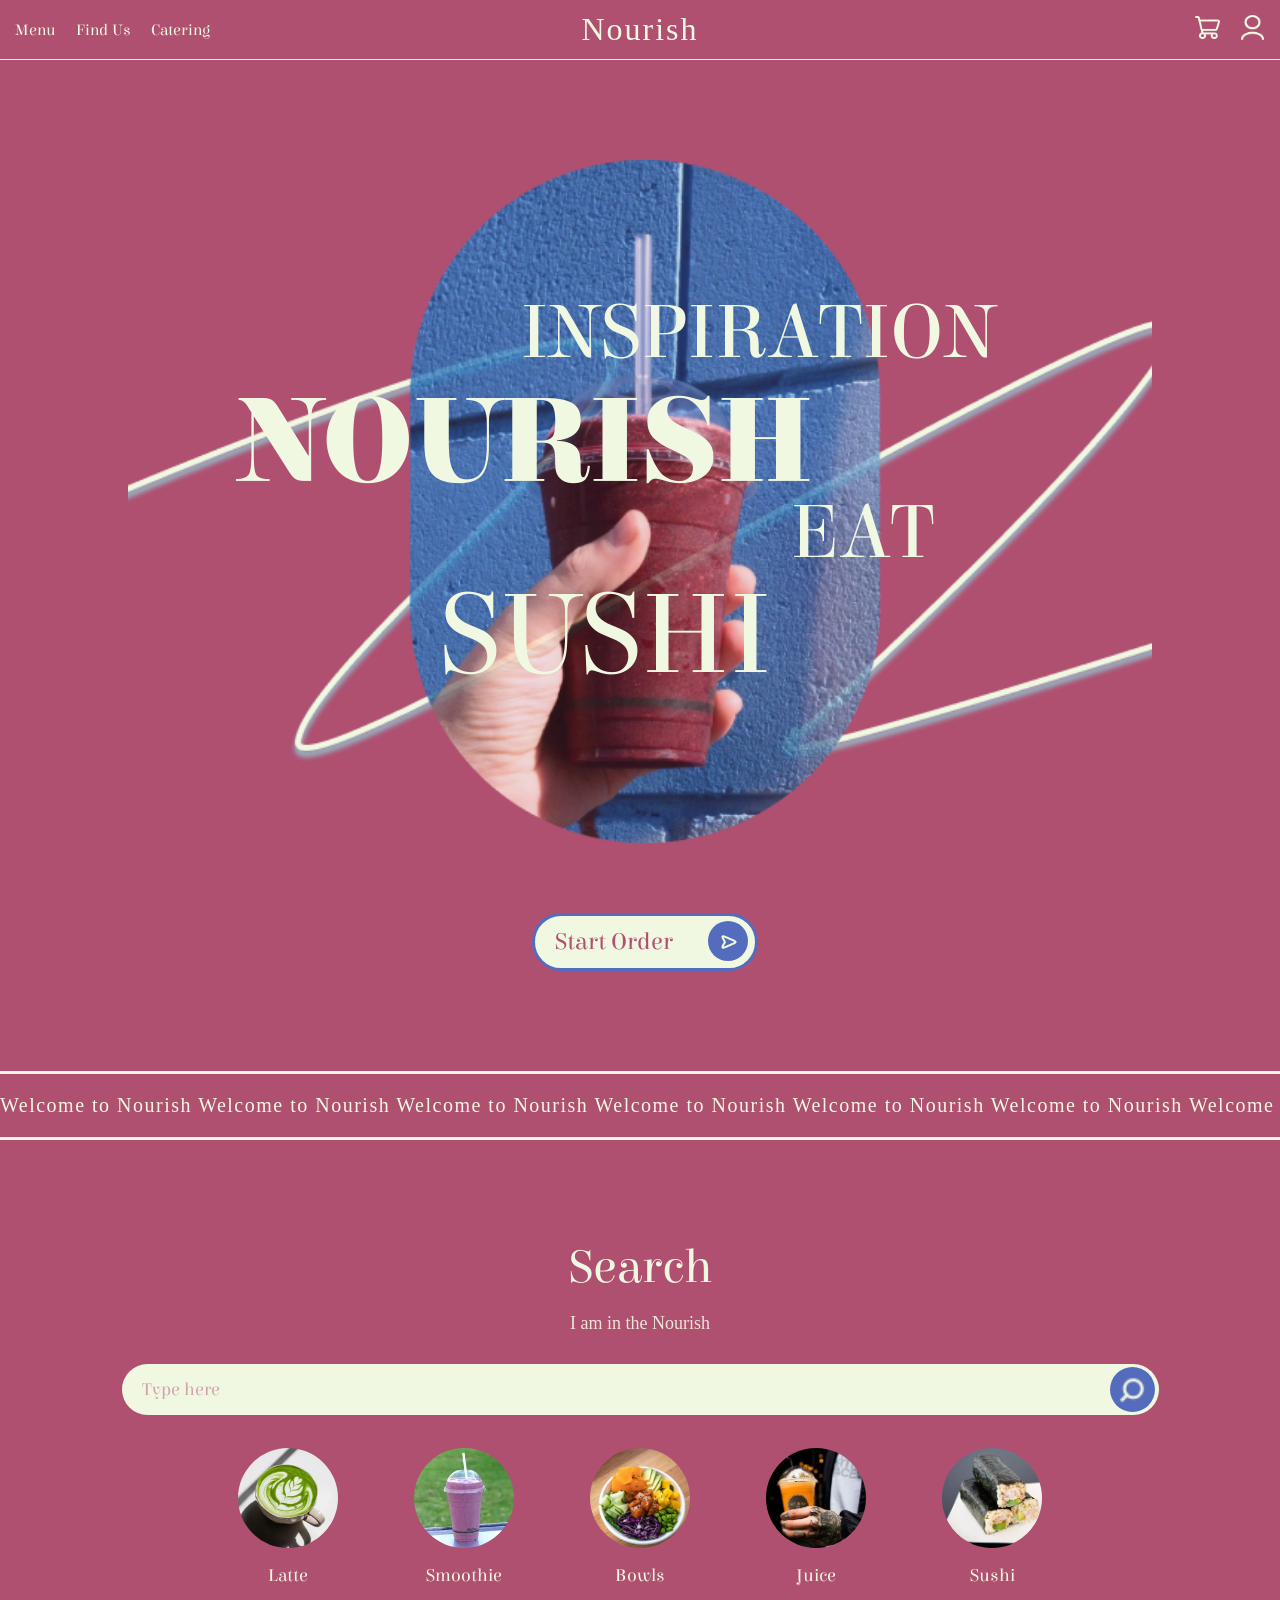
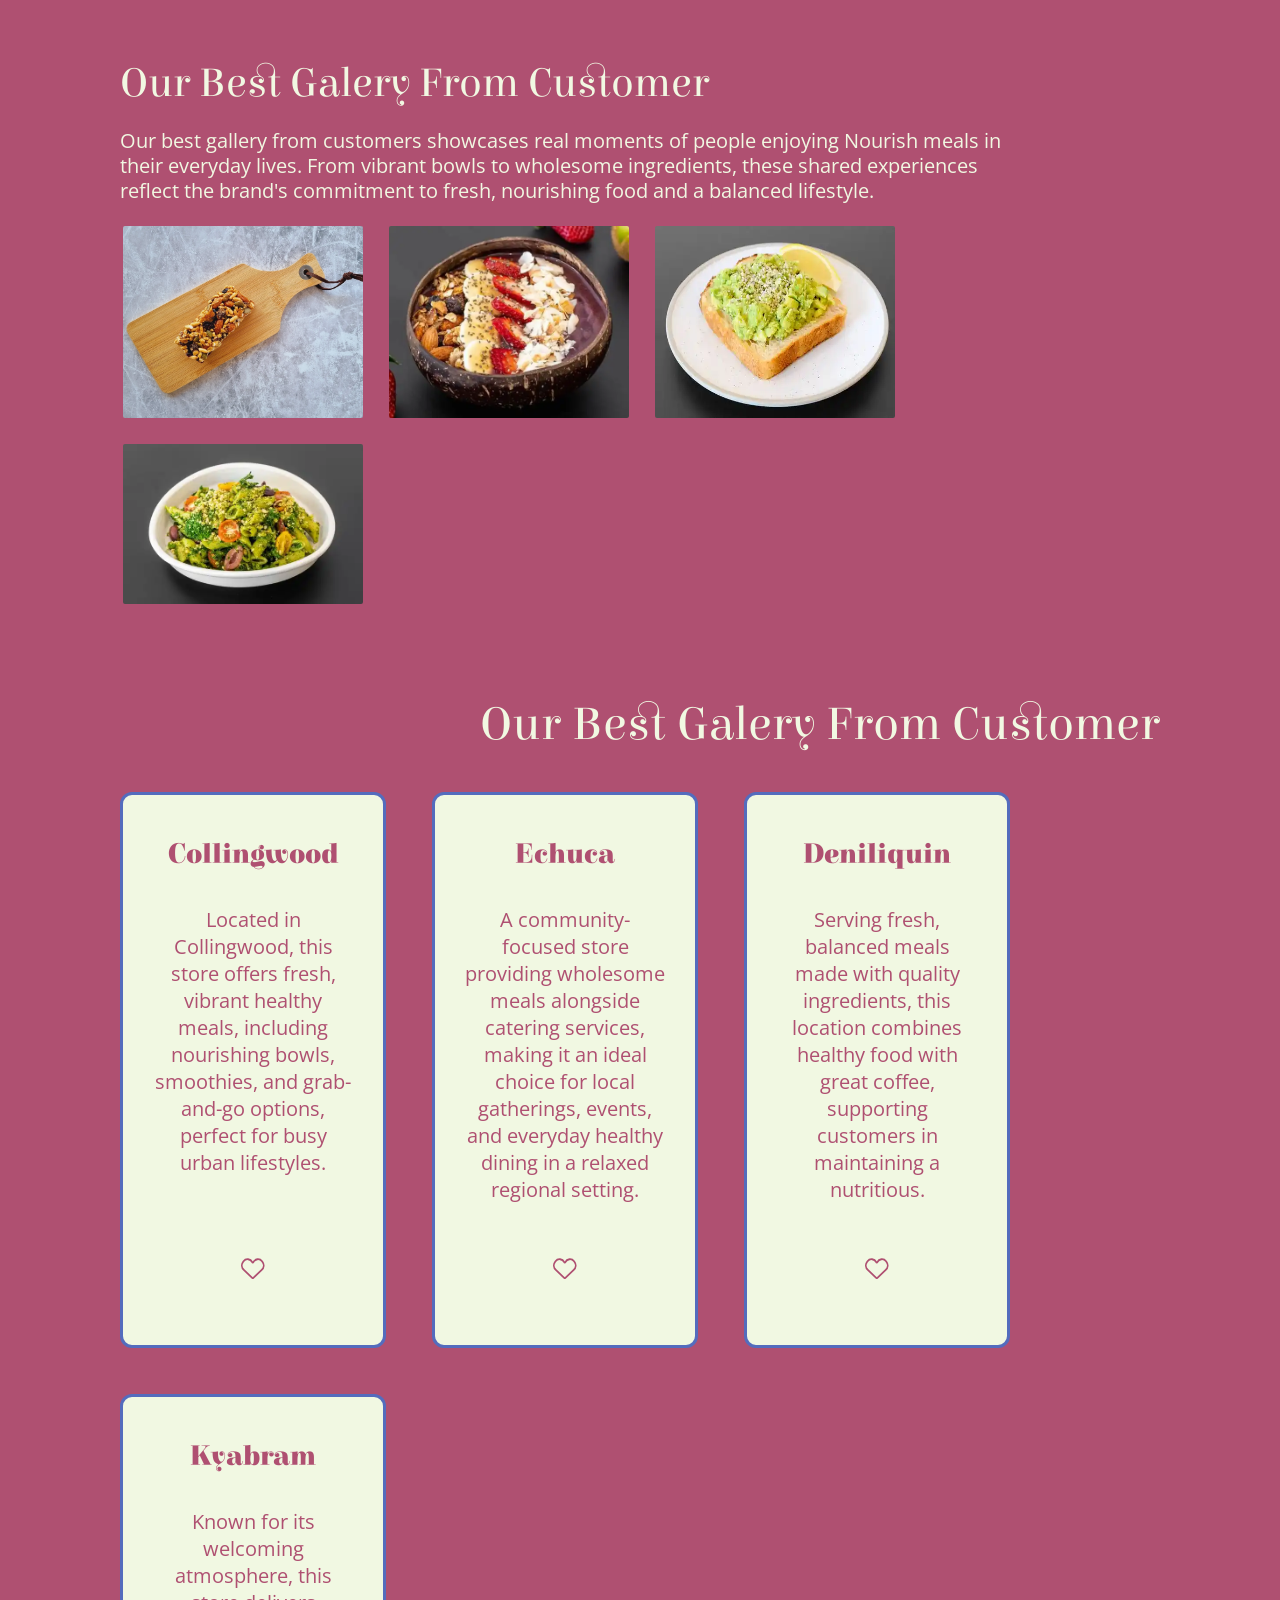
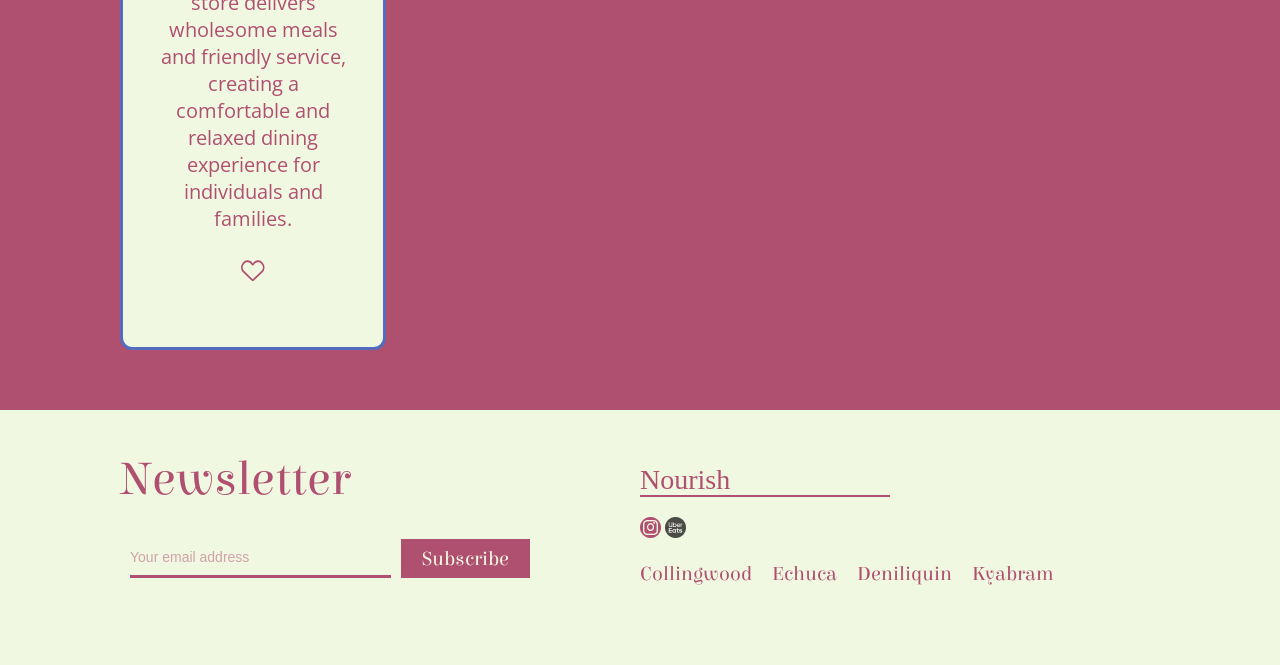
<file: index.html>
<!DOCTYPE html>
<html lang="en">
<head>
  <meta charset="UTF-8" />
  <meta name="viewport" content="width=device-width, initial-scale=1.0">
  <title>Home Page</title>

  <!-- Load Elsie Font:  -->
  <link rel="preconnect" href="https://fonts.googleapis.com">
  <link rel="preconnect" href="https://fonts.gstatic.com" crossorigin>
  <link href="https://fonts.googleapis.com/css2?family=Elsie:wght@400;900&display=swap" rel="stylesheet">
   <!-- Load Open Sans:  -->
   <link href="https://fonts.googleapis.com/css2?family=Open+Sans:wght@300;400;600&display=swap" rel="stylesheet">
  <!-- Load Cream Cake Font:  -->
  <link href="https://fonts.cdnfonts.com/css/mervale-script" rel="stylesheet">          
  <!-- Load stylesheet:  -->
  <link rel="stylesheet" type="text/css" href="css.css">
</head>

<body class="home">
  <!-- Top sticky banner:  -->
  <header>
    <div class="main-header">
      <button class="dropdown" onclick="toggleMenu()">
        <img src="Assets/menu.png">
      </button>
      <div class="nav-left">
        <a>Menu</a>
        <a>Find Us</a>
        <a>Catering</a>
      </div>
      <div class="logo">
        <a href="index.html" title="nourish logo">Nourish</a>
      </div>
      <div class="nav-right">
        <a href="Cart.html">
          <img src="Assets/cart-white.png" alt="cart-icon">
        </a>
        <img src="Assets/profile-white.png" alt="profile-icon">
      </div>
    </div>
  </header>

  <main>
    <!-- Hero Section-->
    <section >
      <div class="hero">
        <img class="hero-bg" src="Assets/wirframe-home.png" alt="homepage-background">
        <div class="overlay-text">
          <p class="overlay1">INSPIRATION</p>
          <p class="overlay2">NOURISH</p>
          <p class="overlay3">EAT</p>
          <p class="overlay4">SUSHI</p>
        </div>
      </div>
      <a href="Product_list.html" class="start-button">
        <span class="word">Start Order</span>
          <button class="start-icon">
            <img src="Assets/Send_hor.png" alt="send-hor">
          </button>
      </a>
    </section>
    
    <!-- Crawling Text-->
     <div class="crawling-text">
      <div class="track">
        <P>Welcome to Nourish   Welcome to Nourish   Welcome to Nourish   Welcome to Nourish   Welcome to Nourish   Welcome to Nourish
          Welcome to Nourish   Welcome to Nourish   Welcome to Nourish   Welcome to Nourish   Welcome to Nourish   
          Welcome to Nourish   Welcome to Nourish   Welcome to Nourish   Welcome to Nourish   Welcome to Nourish   
        </P>
      </div>
     </div>

    <!-- Search box-->
    <section class="search-section">
      <h1>Search</h1>
      <p class="subtitle">I am in the Nourish</p>
        <form role="search" class="search-box">
          <input type="search" placeholder="Type here"/>
          <button type="submit">
            <img src="Assets/Search.png" alt="search">
          </button>
        </form>

      <div class="categories-home">
        <div class="item">
          <img src="Assets/Matcha Latte.webp" alt="Matcha_latte" width="100">
          <p>Latte</p>
        </div>
        <div class="item">
          <img src="Assets/Make Your Own Smoothie.webp" alt="Smoothie" width="100">
          <p>Smoothie</p>
        </div>
        <div class="item">
          <img src="Assets/Bowls.jpg" alt="Bowls" width="100">
          <p>Bowls</p>
        </div>
        <div class="item">
          <img src="Assets/Juice.webp" alt="Juice" width="100">
          <p>Juice</p>
        </div>
        <div class="item">
          <img src="Assets/Suhsi.webp" alt="Sushi" width="100">
          <p>Sushi</p>
        </div>
      </div>
    </section>

    <section class="gallery">
      <h1>Our Best Galery From Customer</h1>
      <p>Our best gallery from customers showcases real moments of people enjoying Nourish meals in 
        their everyday lives. From vibrant bowls to wholesome ingredients, these shared experiences 
        reflect the brand's commitment to fresh, nourishing food and a balanced lifestyle. 
      </p>
        <div class="gallery-image">
          <img src="Assets/nut bar1.jpg" alt="nut_bar">
          <img src="Assets/Acai Smoothie Bowl.webp" alt="smoothies">
          <img src="Assets/Smashed Avo.webp" alt="toast">
          <img src="Assets/Veg bowls.webp" alt="veg_bowls">
        </div>
    </section>

    <section class="location">
      <h1>Our Best Galery From Customer</h1>
      <div class="location-cards">
        <div>
          <h3>Collingwood</h3>
          <p>Located in Collingwood, this store offers fresh, vibrant healthy meals, including nourishing 
          bowls, smoothies, and grab-and-go options, perfect for busy urban lifestyles.
          </p>
          <span class="heart" onclick="toggleHeart(this)">
            <img src="Assets/Vector 15.svg">
          </span>
        </div>
        <div>
          <h3>Echuca</h3>
          <p>A community-focused store providing wholesome meals alongside catering services, making it an ideal
           choice for local gatherings, events, and everyday healthy dining in a relaxed regional setting.
          </p>
          <span class="heart" onclick="toggleHeart(this)">
            <img src="Assets/Vector 15.svg">
          </span>
        </div>
        <div>
          <h3>Deniliquin</h3>
          <p>Serving fresh, balanced meals made with quality ingredients, this location combines healthy food with
           great coffee, supporting customers in maintaining a nutritious.
          </p>
          <span class="heart" onclick="toggleHeart(this)">
            <img src="Assets/Vector 15.svg">
          </span>
        </div>
        <div>
          <h3>Kyabram</h3>
          <p>Known for its welcoming atmosphere, this store delivers wholesome meals and friendly service, 
          creating a comfortable and relaxed dining experience for individuals and families.
          </p>
          <span class="heart" onclick="toggleHeart(this)">
            <img src="Assets/Vector 15.svg">
          </span>
        </div>
      </div>
    </section>
  </main>

  <footer>
    <!-- Newsletter Section-->
    <div class="newsletter">
      <h1 class="elsie">Newsletter</h1>
      <form role="email-address" class="subscribe">
        <input type="email" placeholder="Your email address">
        <button type="submit">Subscribe</button>
      </form>
    </div>

    <!-- Nourish Summary Section-->
    <div class="nourish-summary">
      <!-- group Nourish with icon -->
      <div class="nourish-header">
        <h1>Nourish</h1>
        <span class="line"></span>
        <!-- Social Links-->
         <div class="Social Links">
          <img src="Assets/ins.png" title="Instagram"></a>
          <img src="Assets/uber_eat.png" title="Uber-Eat"></a>
      </div>
    </div>
      
      <!-- Location Links-->
      <div class="footer-location">
        <p>Collingwood</p>
        <p>Echuca</p>
        <p>Deniliquin</p>
        <p>Kyabram</p>
      </div>
    </div>
  </footer>


  <script src="Javascript.js"></script>
</body>
</html>
</file>
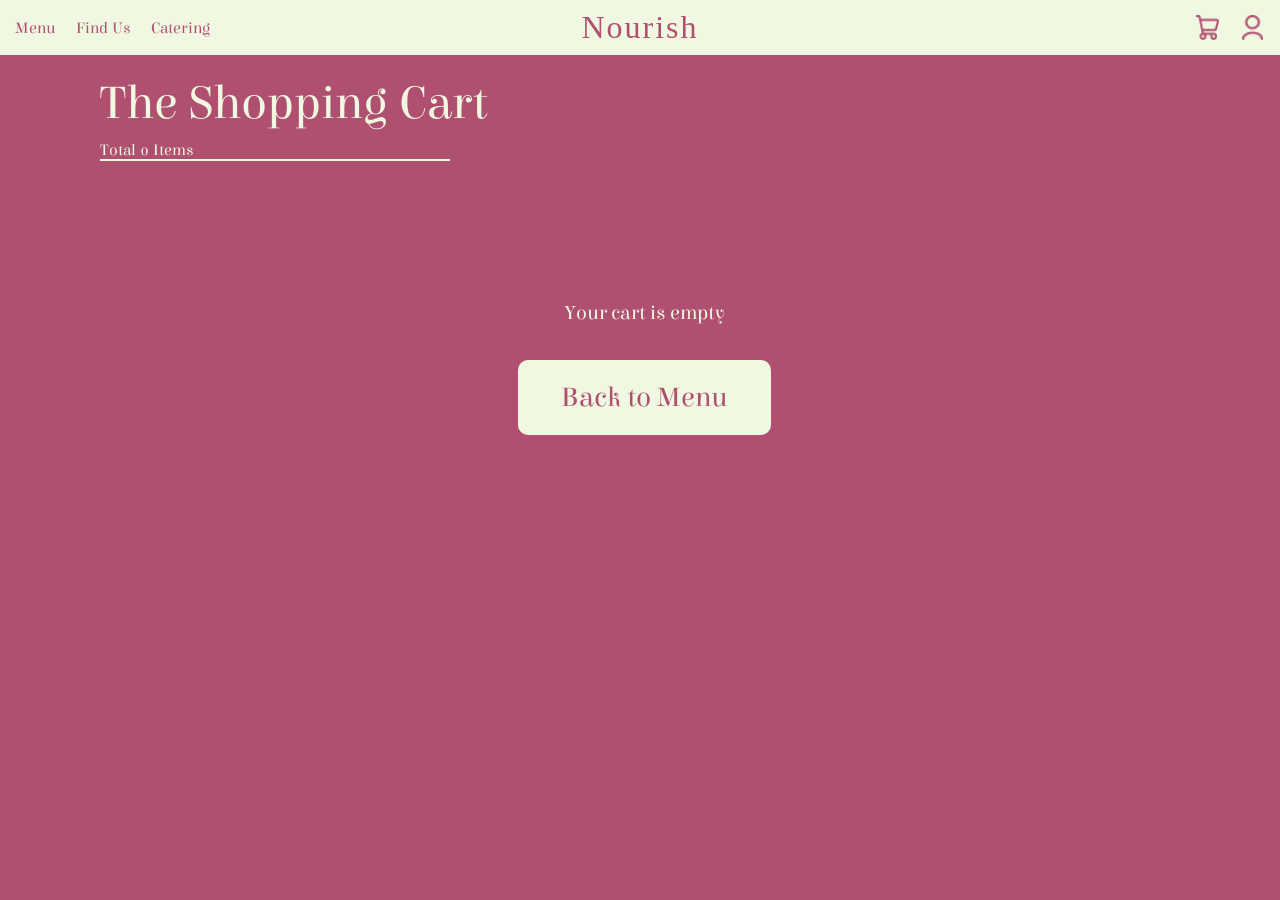
<file: Cart.html>
<!DOCTYPE html>
<html lang="en">
<head>
  <meta charset="UTF-8">
  <meta name="viewport" content="width=device-width, initial-scale=1.0">
  <title>Cart</title>
  <!-- Load Elsie Font:  -->
  <link rel="preconnect" href="https://fonts.googleapis.com">
  <link rel="preconnect" href="https://fonts.gstatic.com" crossorigin>
  <link href="https://fonts.googleapis.com/css2?family=Elsie:wght@400;900&display=swap" rel="stylesheet">
   <!-- Load Open Sans:  -->
   <link href="https://fonts.googleapis.com/css2?family=Open+Sans:wght@300;400;600&display=swap" rel="stylesheet">
  <!-- Load Cream Cake Font:  -->
  <link href="https://fonts.cdnfonts.com/css/mervale-script" rel="stylesheet">          
  <!-- Load stylesheet:  -->
  <link rel="stylesheet" type="text/css" href="css.css">
</head>
<body class="cart">
  <!-- Top sticky banner:  -->
  <header>
    <div class="main-header">
      <button class="dropdown" onclick="toggleMenu()">
        <img src="Assets/menu-purple.png">
      </button>
      <div class="nav-left">
        <a>Menu</a>
        <a>Find Us</a>
        <a>Catering</a>
      </div>
      <div class="logo">
        <a href="index.html" title="nourish logo">Nourish</a>
      </div>
      <div class="nav-right">
        <div class="cart-number">
          <a href="Cart.html">
            <img src="Assets/cart-purple.png" alt="cart-icon">
          </a>
          <span id="cart-badge"></span>
        </div>
        <img src="Assets/profile-purple.png" alt="profile-icon">
      </div>
    </div>
  </header>

  <main class="cart-page">
    <!-- Cart header section -->
    <section class="cart-header">
      <h1>The Shopping Cart</h1>
      <p id="item-count">Total 0 Items</p>
      <span class="line-cart"></span>
    </section>

    <!-- Cart item container-->
    <div id="cart-items-container"></div>
    <div id="empty-cart" style="display:none; text-align:center; padding: 40px 0;">
      <p>Your cart is empty</p>
      <a href="Product_list.html">Back to Menu</a>
    </div>

      <!-- Summary -->
      <div class="summary">
        <div class="summary-row">
          <p>price</p>
          <P id="subtotal">$0.00</P>
        </div>

        <div class="summary-row">
          <p>GST</p>
          <P id="gst">$0.26</P>
        </div>
      </div>

      <!-- Total  -->
       <div class="total-row">
        <h2>Total</h2>
        <h2 id="total">$0.00</h2>
       </div>

       <!-- Button  -->
       <button class="place-order" onclick="openPopup()">
        Place Order
       </button>
  </main>

  <!-- Popoup payment card  -->
  <div class="popup-overlay" id="popup">
    <div class="popup-card">
      <h1>Payment Details</h1>

      <form onsubmit="handlePayment(event)">
        <div class="payment-input">
          <label>Name On Card</label>
          <input type="text" placeholder="Celestine Liu" required>
        </div>
  
        <div class="payment-input">
          <label>Card Number</label>
          <input type="text" id="card-number" inputmode="numeric" pattern="[0-9 ]{16}" placeholder="1234 1234 1234 1234" required>
        </div>
  
        <div class="row">
          <div class="payment-input">
            <label>CVV</label>
            <input type="text" id="security-code" inputmode="numeric" minlength="3" maxlength="4" pattern="[0-9]+" placeholder="123" required>
          </div>
  
          <div class="payment-input">
            <label>Expiry</label>
            <input type="text" id="expiry-date"  minlength="4" pattern="[0-9]{2}/[0-9]{2}" placeholder="MM/YY" required>
          </div> 
        </div>

        <div class="payment-input">
          <label>Address</label>
          <input type="text" id="street-address" placeholder="1234 Address St" required>
        </div>

        <div class="row">
          <div class="payment-input">
            <label>State</label>
            <select>
              <option value="">Select State</option>
              <option value="VIC">VIC</option>
              <option value="NSW">NSW</option>
              <option value="QLD">QLD</option>
              <option value="SA">SA</option>
              <option value="WA">WA</option>
              <option value="TAS">TAS</option>
              <option value="ACT">ACT</option>
              <option value="NT">NT</option>
            </select>
          </div>
  
          <div class="payment-input">
            <label>Postcode</label>
            <input type="text" inputmode="numeric" maxlength="4" pattern="[0-9]{4}" placeholder="3000" required>
          </div> 
        </div>

        <!-- button -->
        <button class="place-order-pay" type="submit">
          Place Order
        </button>
      </form>

    
  </div>
  <script src="shared.js"></script>
  <script src="Javascript.js"></script>
</body>
</html>
</file>
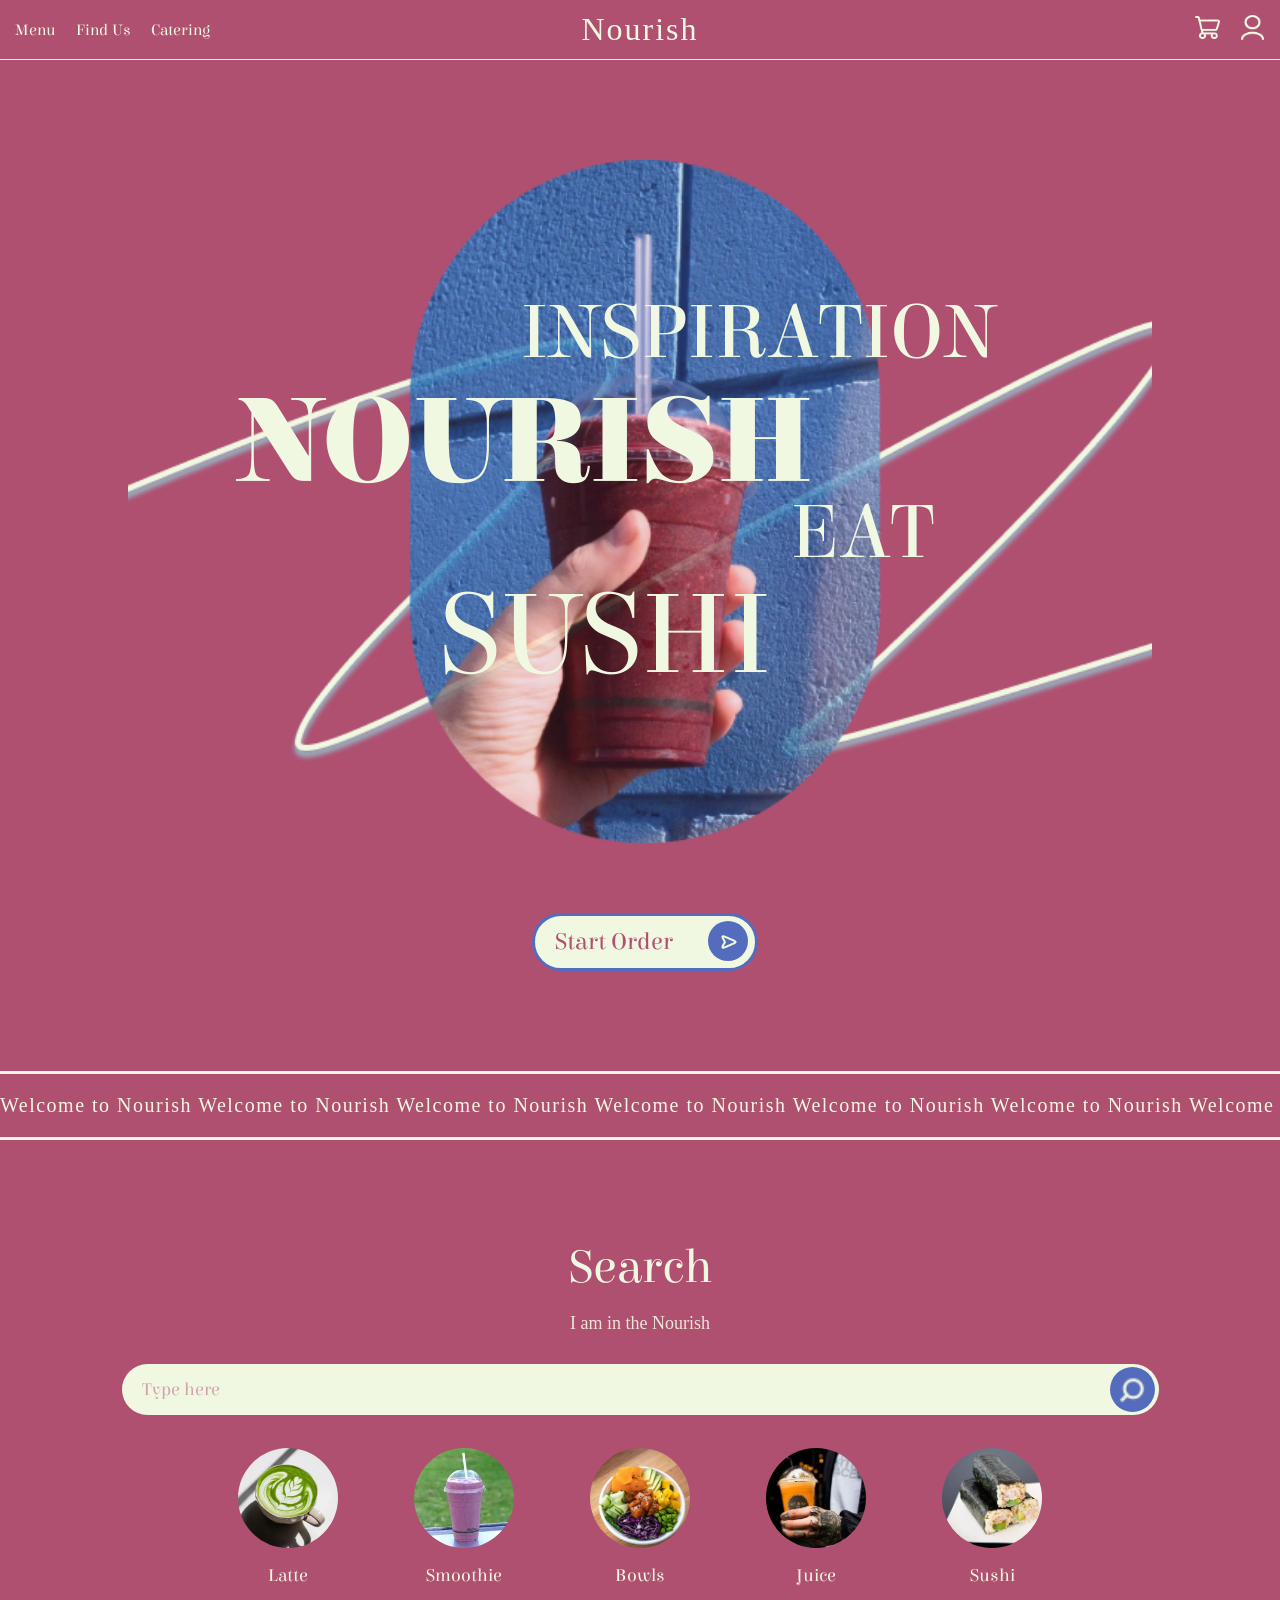
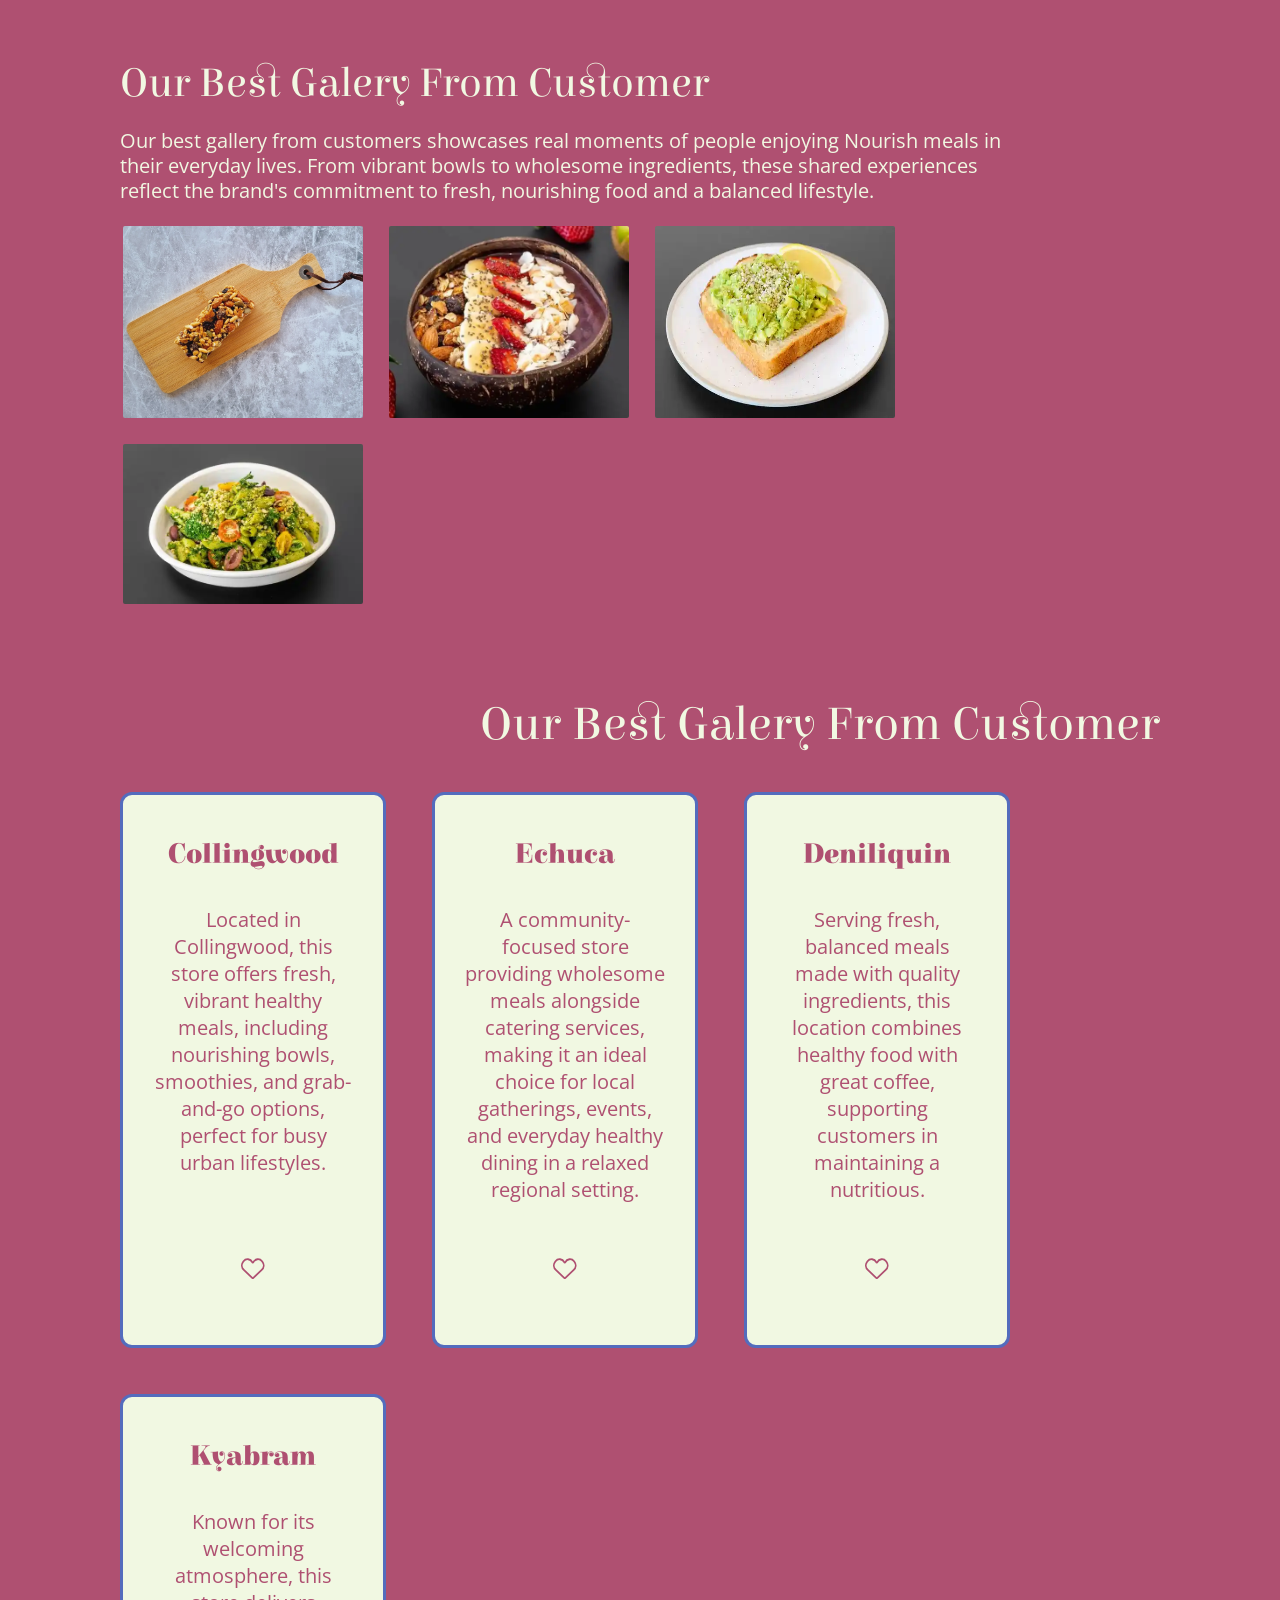
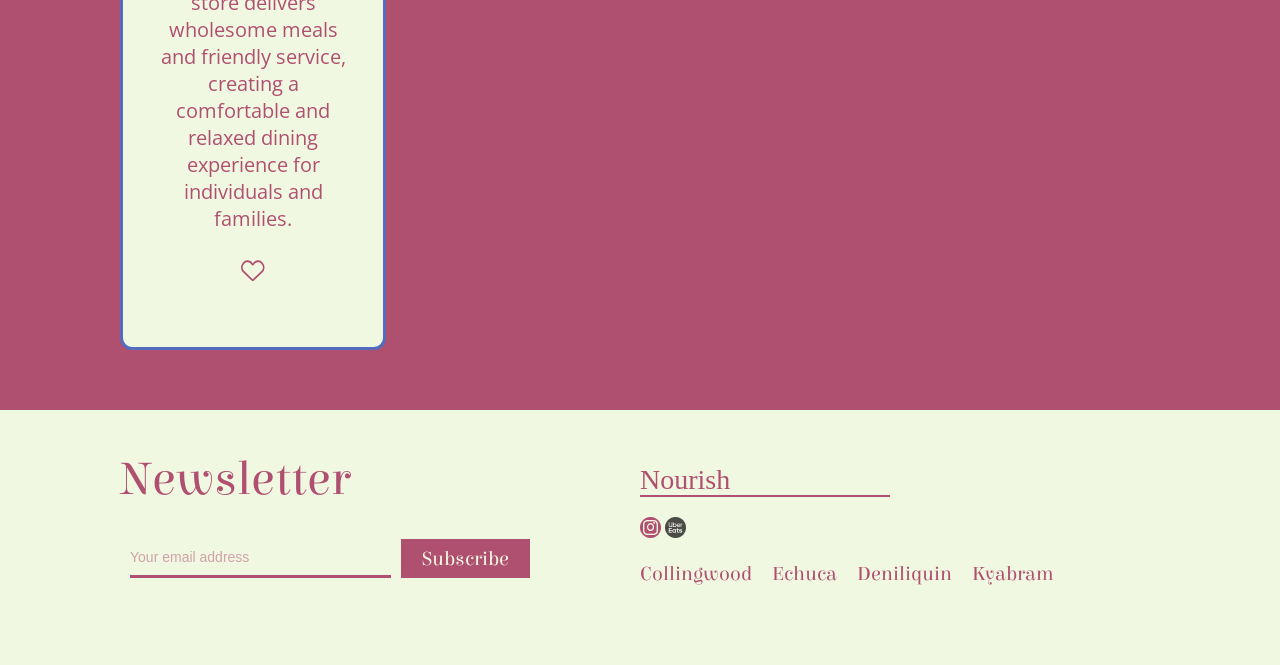
<file: Homepage.html>
<!DOCTYPE html>
<html lang="en">
<head>
  <meta charset="UTF-8" />
  <meta name="viewport" content="width=device-width, initial-scale=1.0">
  <title>Home Page</title>

  <!-- Load Elsie Font:  -->
  <link rel="preconnect" href="https://fonts.googleapis.com">
  <link rel="preconnect" href="https://fonts.gstatic.com" crossorigin>
  <link href="https://fonts.googleapis.com/css2?family=Elsie:wght@400;900&display=swap" rel="stylesheet">
   <!-- Load Open Sans:  -->
   <link href="https://fonts.googleapis.com/css2?family=Open+Sans:wght@300;400;600&display=swap" rel="stylesheet">
  <!-- Load Cream Cake Font:  -->
  <link href="https://fonts.cdnfonts.com/css/mervale-script" rel="stylesheet">          
  <!-- Load stylesheet:  -->
  <link rel="stylesheet" type="text/css" href="css.css">
</head>

<body class="home">
  <!-- Top sticky banner:  -->
  <header>
    <div class="main-header">
      <button class="dropdown" onclick="toggleMenu()">
        <img src="Assets/menu.png">
      </button>
      <div class="nav-left">
        <a>Menu</a>
        <a>Find Us</a>
        <a>Catering</a>
      </div>
      <div class="logo">
        <a href="Homepage.html" title="nourish logo">Nourish</a>
      </div>
      <div class="nav-right">
        <a href="Cart.html">
          <img src="Assets/cart-white.png" alt="cart-icon">
        </a>
        <img src="Assets/profile-white.png" alt="profile-icon">
      </div>
    </div>
  </header>

  <main>
    <!-- Hero Section-->
    <section >
      <div class="hero">
        <img class="hero-bg" src="Assets/wirframe-home.png" alt="homepage-background">
        <div class="overlay-text">
          <p class="overlay1">INSPIRATION</p>
          <p class="overlay2">NOURISH</p>
          <p class="overlay3">EAT</p>
          <p class="overlay4">SUSHI</p>
        </div>
      </div>
      <a href="Product_list.html" class="start-button">
        <span class="word">Start Order</span>
          <button class="start-icon">
            <img src="Assets/Send_hor.png" alt="send-hor">
          </button>
      </a>
    </section>
    
    <!-- Crawling Text-->
     <div class="crawling-text">
      <div class="track">
        <P>Welcome to Nourish   Welcome to Nourish   Welcome to Nourish   Welcome to Nourish   Welcome to Nourish   Welcome to Nourish
          Welcome to Nourish   Welcome to Nourish   Welcome to Nourish   Welcome to Nourish   Welcome to Nourish   
          Welcome to Nourish   Welcome to Nourish   Welcome to Nourish   Welcome to Nourish   Welcome to Nourish   
        </P>
      </div>
     </div>

    <!-- Search box-->
    <section class="search-section">
      <h1>Search</h1>
      <p class="subtitle">I am in the Nourish</p>
        <form role="search" class="search-box">
          <input type="search" placeholder="Type here"/>
          <button type="submit">
            <img src="Assets/Search.png" alt="search">
          </button>
        </form>

      <div class="categories-home">
        <div class="item">
          <img src="Assets/Matcha Latte.webp" alt="Matcha_latte" width="100">
          <p>Latte</p>
        </div>
        <div class="item">
          <img src="Assets/Make Your Own Smoothie.webp" alt="Smoothie" width="100">
          <p>Smoothie</p>
        </div>
        <div class="item">
          <img src="Assets/Bowls.jpg" alt="Bowls" width="100">
          <p>Bowls</p>
        </div>
        <div class="item">
          <img src="Assets/Juice.webp" alt="Juice" width="100">
          <p>Juice</p>
        </div>
        <div class="item">
          <img src="Assets/Suhsi.webp" alt="Sushi" width="100">
          <p>Sushi</p>
        </div>
      </div>
    </section>

    <section class="gallery">
      <h1>Our Best Galery From Customer</h1>
      <p>Our best gallery from customers showcases real moments of people enjoying Nourish meals in 
        their everyday lives. From vibrant bowls to wholesome ingredients, these shared experiences 
        reflect the brand's commitment to fresh, nourishing food and a balanced lifestyle. 
      </p>
        <div class="gallery-image">
          <img src="Assets/nut bar1.jpg" alt="nut_bar">
          <img src="Assets/Acai Smoothie Bowl.webp" alt="smoothies">
          <img src="Assets/Smashed Avo.webp" alt="toast">
          <img src="Assets/Veg bowls.webp" alt="veg_bowls">
        </div>
    </section>

    <section class="location">
      <h1>Our Best Galery From Customer</h1>
      <div class="location-cards">
        <div>
          <h3>Collingwood</h3>
          <p>Located in Collingwood, this store offers fresh, vibrant healthy meals, including nourishing 
          bowls, smoothies, and grab-and-go options, perfect for busy urban lifestyles.
          </p>
          <span class="heart" onclick="toggleHeart(this)">
            <img src="Assets/Vector 15.svg">
          </span>
        </div>
        <div>
          <h3>Echuca</h3>
          <p>A community-focused store providing wholesome meals alongside catering services, making it an ideal
           choice for local gatherings, events, and everyday healthy dining in a relaxed regional setting.
          </p>
          <span class="heart" onclick="toggleHeart(this)">
            <img src="Assets/Vector 15.svg">
          </span>
        </div>
        <div>
          <h3>Deniliquin</h3>
          <p>Serving fresh, balanced meals made with quality ingredients, this location combines healthy food with
           great coffee, supporting customers in maintaining a nutritious.
          </p>
          <span class="heart" onclick="toggleHeart(this)">
            <img src="Assets/Vector 15.svg">
          </span>
        </div>
        <div>
          <h3>Kyabram</h3>
          <p>Known for its welcoming atmosphere, this store delivers wholesome meals and friendly service, 
          creating a comfortable and relaxed dining experience for individuals and families.
          </p>
          <span class="heart" onclick="toggleHeart(this)">
            <img src="Assets/Vector 15.svg">
          </span>
        </div>
      </div>
    </section>
  </main>

  <footer>
    <!-- Newsletter Section-->
    <div class="newsletter">
      <h1 class="elsie">Newsletter</h1>
      <form role="email-address" class="subscribe">
        <input type="email" placeholder="Your email address">
        <button type="submit">Subscribe</button>
      </form>
    </div>

    <!-- Nourish Summary Section-->
    <div class="nourish-summary">
      <!-- group Nourish with icon -->
      <div class="nourish-header">
        <h1>Nourish</h1>
        <span class="line"></span>
        <!-- Social Links-->
         <div class="Social Links">
          <img src="Assets/ins.png" title="Instagram"></a>
          <img src="Assets/uber_eat.png" title="Uber-Eat"></a>
      </div>
    </div>
      
      <!-- Location Links-->
      <div class="footer-location">
        <p>Collingwood</p>
        <p>Echuca</p>
        <p>Deniliquin</p>
        <p>Kyabram</p>
      </div>
    </div>
  </footer>


  <script src="Javascript.js"></script>
</body>
</html>
</file>
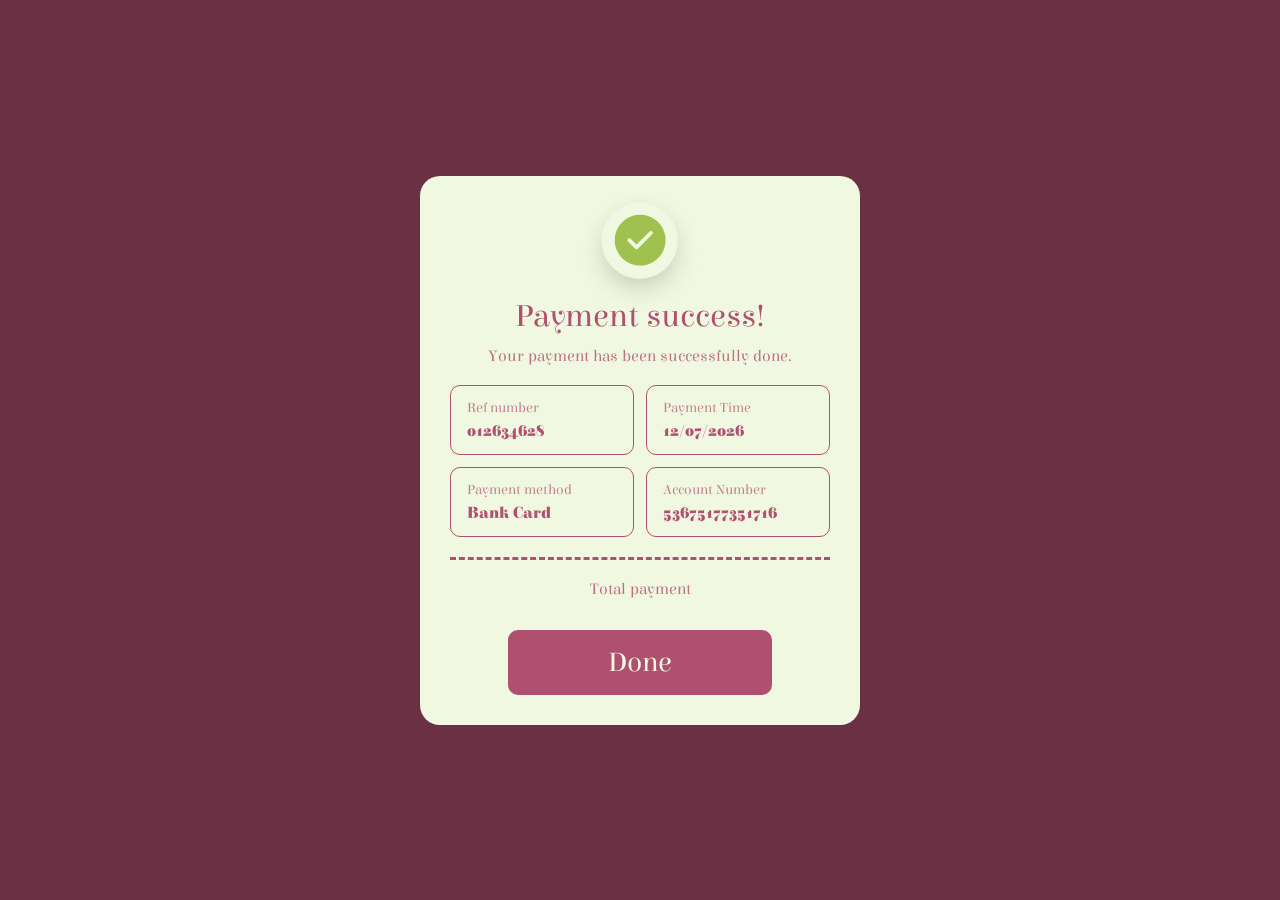
<file: PaymentDone.html>
<!DOCTYPE html>
<html lang="en">
<head>
  <meta charset="UTF-8">
  <meta name="viewport" content="width=device-width, initial-scale=1.0">
  <title>PaymentDone</title>
   <!-- Load Elsie Font:  -->
   <link rel="preconnect" href="https://fonts.googleapis.com">
   <link rel="preconnect" href="https://fonts.gstatic.com" crossorigin>
   <link href="https://fonts.googleapis.com/css2?family=Elsie:wght@400;900&display=swap" rel="stylesheet">
    <!-- Load Open Sans:  -->
    <link href="https://fonts.googleapis.com/css2?family=Open+Sans:wght@300;400;600&display=swap" rel="stylesheet">
   <!-- Load Cream Cake Font:  -->
   <link href="https://fonts.cdnfonts.com/css/mervale-script" rel="stylesheet">          
   <!-- Load stylesheet:  -->
   <link rel="stylesheet" type="text/css" href="css.css">
</head>
<body>
  <!-- Popoup payment done card  -->
  <div class="popup-overlay active" id="popup-success">
    <div class="success-card">
      <div class="success-icon">
        <img src="Assets/Success Icon.png">
      </div>
      <h1>Payment success!</h1>
      <p>Your payment has been successfully done.</p>
  
      <div class="success-grid">
        <div class="success-info-box">
          <span class="info-label">Ref number</span>
          <span class="info-value" id="success-ref">012634628</span>
        </div>
        <div class="success-info-box">
          <span class="info-label">Payment Time</span>
          <span class="info-value" id="success-time">12/07/2026</span>
        </div>
        <div class="success-info-box">
          <span class="info-label">Payment method</span>
          <span class="info-value">Bank Card</span>
        </div>
        <div class="success-info-box">
          <span class="info-label">Account Number</span>
          <span class="info-value" id="success-account">53675177351716</span>
        </div>
      </div>
  
      <div class="dash-line"></div>
  
      <p class="success-total-label" id="total">Total payment</p>
      <p class="success-total-amount" id="success-total"></p>
      <a href="Product_list.html">
        <button class="paymentDone-btn">Done</button>
      </a>
    </div>
  </div>
  
</body>
</html>
</file>
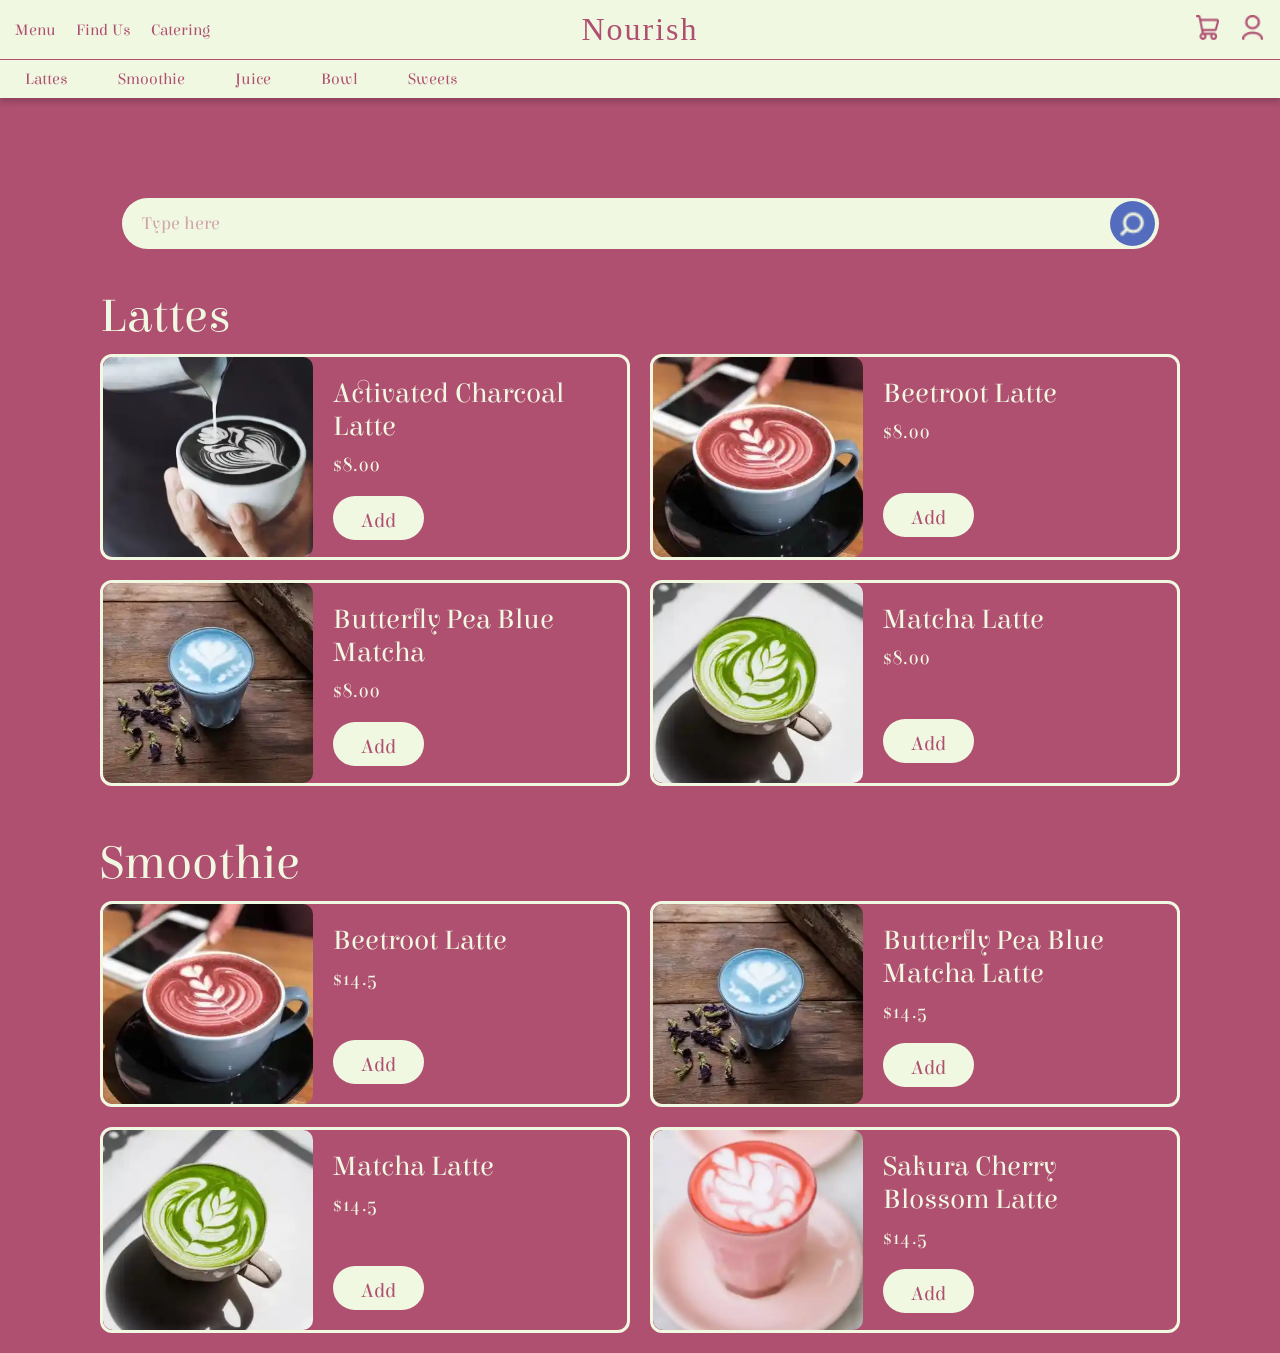
<file: Product_list.html>
<!DOCTYPE html>
<html lang="en">
<head>
  <meta charset="UTF-8">
  <meta name="viewport" content="width=device-width, initial-scale=1.0">
  <title>Product List</title>
  <!-- Load Elsie Font:  -->
  <link rel="preconnect" href="https://fonts.googleapis.com">
  <link rel="preconnect" href="https://fonts.gstatic.com" crossorigin>
  <link href="https://fonts.googleapis.com/css2?family=Elsie:wght@400;900&display=swap" rel="stylesheet">
   <!-- Load Open Sans:  -->
   <link href="https://fonts.googleapis.com/css2?family=Open+Sans:wght@300;400;600&display=swap" rel="stylesheet">
  <!-- Load Cream Cake Font:  -->
  <link href="https://fonts.cdnfonts.com/css/mervale-script" rel="stylesheet">          
  <!-- Load stylesheet:  -->
  <link rel="stylesheet" type="text/css" href="css.css">
</head>

<body class="product">
  <!-- Top sticky banner:  -->
  <header> 
    <div class="main-header">
      <button class="dropdown" onclick="toggleMenu()">
        <img src="Assets/menu-purple.png">
      </button>
      <div class="nav-left">
        <a>Menu</a>
        <a>Find Us</a>
        <a>Catering</a>
      </div>
      <div class="logo">
        <a href="index.html" title="nourish logo">Nourish</a>
      </div>
      <div class="nav-right">
        <a href="Cart.html">
          <img src="Assets/cart-purple.png" alt="cart-icon">
        </a>
        <img src="Assets/profile-purple.png" alt="profile-icon">
      </div>
    </div>

    <div class="subheader">
      <div class="category-nav-sticky"></div>
        <nav class="category-navbar">
          <ul class="nav-pill">
            <div class="pill-indicator"></div>
            <li class="nav-item">Lattes</li>
            <li class="nav-item">Smoothie</li>
            <li class="nav-item">Juice</li>
            <li class="nav-item">Bowl</li>
            <li class="nav-item">Sweets</li>
          </ul>
        </nav>
      </div>
    </div>
  </header>

  <main>
    <section class="search-section">
      <form role="search" class="search-box"> 
        <input type="search" placeholder="Type here"/>
        <button type="submit">
          <img src="Assets/Search.png" alt="search">
        </button>
      </form>
    </section>

    <section class="lattes-product">
      <h1>Lattes</h1>
    <div class="menu">

      <div class="product-card">
        <img src="Assets/Activated Charcoal Latte.webp" alt="Activated Charcoal Latte">
        <div class="product-details">
          <h2> <a href="Product_detail.html">Activated Charcoal Latte</a></h2>
          <p>$8.00</p>
          <button class="add-button">
            <a href="Product_detail.html">Add</a>
          </button>
        </div>
      </div>

      <div class="product-card">
        <img src="Assets/Beetroot Latte.webp" alt="Beetroot Latte">
        <div class="product-details">
          <h2><a href="Product_detail.html">Beetroot Latte</a></h2>
          <p>$8.00</p>
          <button class="add-button">
            <a href="Product_detail.html">Add</a>
          </button>
        </div>
      </div>

      <div class="product-card">
        <img src="Assets/Butterfly Pea Blue Matcha Latte.webp" alt="Butterfly Pea Blue Matcha">
        <div class="product-details">
          <h2><a href="Product_detail.html">Butterfly Pea Blue Matcha</a></h2>
          <p>$8.00</p>
          <button class="add-button">
            <a href="Product_detail.html">Add</a>
          </button>
        </div>
      </div>

      <div class="product-card">
        <img src="Assets/Matcha Latte.webp" alt="Matcha Latte">
        <div class="product-details">
          <h2>Matcha Latte</h2>
          <p>$8.00</p>
          <button class="add-button">
            <a href="Product_detail.html">Add</a>
          </button>
        </div>
      </div>
    </section>

    <section class="lattes-product">
      <h1>Smoothie</h1>
    <div class="menu">
        <div class="product-card">
          <img src="Assets/Beetroot Latte.webp" alt="Beetroot Latte">
          <div class="product-details">
            <h2>Beetroot Latte</h2>
            <p>$14.5</p>
            <a href="Product_detail.html" class="add-button">
              <span>Add</span>
            </a>
          </div>
        </div>

        <div class="product-card">
          <img src="Assets/Butterfly Pea Blue Matcha Latte.webp" alt="Butterfly Pea Blue Matcha Latte">
          <div class="product-details">
            <h2>Butterfly Pea Blue Matcha Latte</h2>
            <p>$14.5</p>
            <a href="Product_detail.html" class="add-button">
              <span>Add</span>
            </a>
          </div>
        </div>

        <div class="product-card">
          <img src="Assets/Matcha Latte.webp" alt="Matcha Latte">
          <div class="product-details">
            <h2>Matcha Latte</h2>
            <p>$14.5</p>
            <a href="Product_detail.html" class="add-button">
              <span>Add</span>
            </a>
          </div>
        </div>

        <div class="product-card">
          <img src="Assets/Sakura Cherry Blossom Latte .png"alt="Sakura Cherry Blossom Latte">
          <div class="product-details">
            <h2>Sakura Cherry Blossom Latte</h2>
            <p>$14.5</p>
            <a href="Product_detail.html" class="add-button">
              <span>Add</span>
            </a>
          </div>
        </div>
    </div>
    </section>
  </main>

<script src="shared.js"></script>
<script src="Javascript.js"></script>
</body>
</html>
</file>
<file: css.css>
/* =============================================================================
   GLOBAL STYLES & VARIABLES
   ============================================================================= */
   html, body{
      overflow-x: hidden;
      width: 100%;
   }
   body{
     font-family: 'Elsie', serif;
     background-color: var(--branding-color);
     padding: 0;
     margin: 0;
     text-decoration: none;
   }

   /* CSS Custom Properties - Color Palette */
   :root {
      --neutral-color: rgb(241, 248, 226);
      --placeholder:rgb(241, 248, 226, 0.5);
      --hover-color:rgb(199, 205, 186);
      --accent-color: rgb(84, 108, 189);
      --branding-color: rgb(175, 80, 113);
      --filling-box:rgb(175, 80, 113, 0.7);
      --overlay-color:rgb(106,49,68);
      --alarm-color:rgb(255, 0, 0);
   }

/* =============================================================================
   TYPOGRAPHY
   ============================================================================= */
   h1{
      font-size: 48px;
      color: var(--neutral-color);
      font-weight: normal;
   }

   h2{
      font-size: 32px;
      color: var(--neutral-color);
      font-weight: normal;
   }

   h3{
      font-size: 28px;
      color: var(--neutral-color);
      font-weight: normal;
   }

   p{
      color: var(--neutral-color);
      font-size: 20px;
      font-weight: normal;
   }

/* =============================================================================
   NAVIGATION & BANNER
   ============================================================================= */
   header{
      position: sticky;
      z-index: 1000;
      top: 0;
   }
   
   .home .main-header{
      background-color: var(--branding-color);
      color: var(--neutral-color);
   }

   .cart .main-header{
      background-color: var(--neutral-color);
      color: var(--branding-color);
      border-bottom: 1.5px solid var(--branding-color);
   }

   .product .main-header{
      background-color: var(--neutral-color);
      color: var(--branding-color);
      border-bottom: 1.5px solid var(--branding-color);
   }

   /* ========= Main header, sticky at the top ========= */
   .main-header{
      background-color: var(--branding-color);
      color: var(--neutral-color);
      position: relative;
      display: flex;
      align-items: center;
      justify-content: space-between;
      margin: 0;
      padding: 15px;
      text-decoration: none;
      border-bottom: 1.5px solid var(--neutral-color);
   }

   .main-header img{
      width: 25px;
      height: 25px;
      object-fit: contain;
   }

   .nav-right{
      display: flex;
      gap: 20px;
   }

   .logo{
      position: absolute;
      left: 50%;
      transform: translateX(-50%);
   }

   .logo a {
      text-decoration: none;
      font-family: “Mervale Script”, cursive;
      font-size: 32px;
      letter-spacing: 2px;
      color: inherit;
   }

   .cart-number{
      position: relative;
      display: inline-flex;
      width: 25px;
      height: 25px;
   }

   #cart-badge{
      display: none;
      position: absolute;
      top: -6px;
      right: -6px;
      background-color: var(--accent-color);
      color: var(--neutral-color);
      font-size: 10px;
      width: 17px;
      height: 17px;
      border-radius: 50%;
      align-items: center;
      justify-content: center;
   }

   /* ========= Subheader ========= */
   .subheader{
      width: 100%;
      box-shadow: 0 4px 6px rgba(0, 0, 0, 0.2);;
   }


   .category-navbar{
      max-width: 2000px;
      margin: 0 auto;
      padding: 0px 15px;
      background-color: var(--neutral-color);
   }
   
   .nav-pill{
      display: flex;
      justify-content: flex-start;
      gap: 30px;
      list-style: none;
      padding: 0;
      margin: 0;
   }

   .nav-item {
      margin: 10px;
      border-radius: 999px;
      color: var(--branding-color);
      cursor: pointer;
      font-family: 'Elsie', serif;
      position: relative;
    }

   .pill-indicator{
      position: absolute;
      background: var(--accent-color);
   }

   /* =============================================================================
   FOOTER
   ============================================================================= */
   footer{
      display: flex;
      justify-content: space-between;
      padding: 10px 120px 60px 120px;
      background-color: var(--neutral-color);
      flex-wrap: wrap;
      font-family: 'Elsie', serif;
   }

   /* ========= Left Side-Nesletter ========= */
   .newsletter{
      flex: 1;
      min-width: 280px;
      
   }

   .newsletter h1{
      color: var(--branding-color);
   }

   .subscribe{
      display: flex;
      align-items:flex-start;
      flex-direction: row;
      max-width: 400px;
      flex-wrap: nowrap;
   }

   .subscribe input{
      flex: 1;
      background-color: var(--neutral-color);
      border: none;
      border-bottom: 3px solid var(--branding-color);
      outline: none;
      padding: 10px 0;
      font-size: 14px;
      min-width: 0;
   }

   .subscribe input::placeholder{
      color: var(--branding-color);
      opacity: 50%;
    }

   .subscribe button{
      background-color: var(--branding-color);
      color: var(--neutral-color);
      font-size: 20px;
      font-family: 'Elsie', serif;;
      padding: 7px 20px;
      border: 1px solid var(--branding-color);
      cursor: pointer;
      white-space: nowrap;
   }

   /* ========= Right Side - Nourish ========= */
   .nourish-summary{
      flex: 1;
      min-width: 280px;
   }

   .line{
      display: block;
      width: 250px;
      height: 2px;
      background: var(--branding-color);
      margin-top: -20px;
      margin-bottom: 20px;
   }

   .nourish-summary h1{
      color: var(--branding-color);
      font-size: 28px;
      padding-top: 25px;
      font-family: “Mervale Script”, cursive;
   }

   .footer-location{
      display: flex;
      gap: 20px;
      font-size: 20px;
   }

   .footer-location p{
      color: var(--branding-color);
   }

   /* =============================================================================
   Button-hover-animation
   ============================================================================= */
   .add-button:hover{
      border: 3px solid var(--accent-color);
   }

   .option:hover{
      border: 3px solid var(--accent-color);
   }

   /* hide default radio */
   .option input{
      display: none;
   }

   .option:has(input:checked){
      border: 3px solid var(--accent-color);
   }

   .item img:hover{
      border-color: var(--neutral-color);
   }

   .gallery-image img:hover{
      border-color: var(--neutral-color);
   }

   .product-details h2 a:hover {
      color: var(--hover-color); 
   }

   .back-button img:hover {
      opacity: 0.7;
   }

   .arrow-btn:hover{
      opacity: 0.7;
   }

   .place-button:hover{
      border: 3px solid var(--accent-color);
   }

   .place-order:hover{
      border: 3px solid var(--accent-color);
   }

   .place-button:hover{
      border: 3px solid var(--accent-color);
   }

   #empty-cart a:hover {
      border: 3px solid var(--accent-color);
  }

   /* =============================================================================
   Search Section
   ============================================================================= */ 
   .search-section{
      text-align: center;
      padding: 0px 20px;
      margin-top: 100px;
      font-family: 'Elsie', serif;
      color: var(--neutral-color);
    }

    .search-section h1{
      margin-bottom: 10px;
    }

    .subtitle{
      font-size: 18px;
      font-family: “Mervale Script”, cursive;
      margin-bottom: 30px;
      opacity: 0.9;
    }

    /* ========= Search box ========= */
    .search-box{
      position: relative;
      display: flex;
      justify-content: center;
      align-items: center;
    }

    .search-box input{
      width: 85%;
      max-width: 1200px;
      padding: 15px 20px 15px 20px;
      margin-bottom: 0px;
      border-radius: 30px;
      border: none;
      background-color: var(--neutral-color);
      font-size: 18px;
      font-family: 'Elsie', serif;
      color: var(--branding-color);
    }

    .search-box input::placeholder{
      color: var(--branding-color);
      opacity: 50%;
    }

    .search-box input:focus{
      outline: none;
    }

    .search-box button{
      position: absolute;
      right: 8.5%;
      width: 45px;
      height: 45px;
      border-radius: 50%;
      border: none;
      background-color: var(--accent-color);
      cursor: pointer;
    }
    
    .search-box button img{
      width: 30px;
      height: 30px;
      margin-top: 4px;
    }
   /* =============================================================================
   Homepage
   ============================================================================= */
   /* ========= Hero Section ========= */
   .hero{
      background-color: var(--branding-color) ;
      position: relative;
      width: 100%;
      aspect-ratio: 1.5 / 1;  
   }

   .hero img{
      position: absolute;
      top: 0;
      left: 10%;
      width: 80%;
      height: 80%;
      margin-top: 100px;
      object-fit: cover;
   }

    /* ========= Overlay text ========= */
   .overlay-text{
      position: absolute;
      top: 50%;
      left: 50%;
   }
   
   .overlay-text p{
      position: absolute;
   }

   .overlay1{
      font-size: 80px;
      transform: translate(-120px, -280px);
   }

   .overlay2{
      font-size: 120px;
      font-weight: bold;
      transform: translate(-400px, -230px);
   }

   .overlay3{
      font-size: 80px;
      transform: translate(150px, -80px);
   }

   .overlay4{
      font-size: 120px;
      transform: translate(-200px, -40px);
   }

   .hero a{
      display: inline-block;
      margin-top: 20px;
      padding: 10px 25px;
      background: var(--branding-color);
      color: var(--neutral-color);
      border-radius: 20px;
      cursor: pointer;
   }

   /* ========= Start Button ========= */
   .start-button{
      display: flex;
      justify-content: center;
      text-decoration: none;
   }
   
   .word{
      width: 80%;
      max-width: 180px;
      display: flex;
      align-items: center;
      background-color: var(--neutral-color);
      border-radius: 30px;
      padding: 12px 20px;
      border: 3px solid var(--accent-color);
      font-family: 'Elsie', serif;
      font-size: 24px;
      color: var(--branding-color);
   }

   .start-icon {
      width: 40px;
      height: 40px;
      margin-left: -50px;
      margin-top: 8px;
      padding-top: 5px;
      padding-right: 5px;
      border-radius: 50%;
      background-color: var(--accent-color);
      border: none;
      cursor: pointer;
   }

   /* ========= crawling text ========= */
   .crawling-text{
      width: 100%;
      margin-top: 100px;
      overflow: hidden;
      box-sizing: border-box;
      border-top: 3px solid var(--neutral-color);
      border-bottom: 3px solid var(--neutral-color);
   }

   .track{
      display: inline-flex;
      white-space: nowrap;
      animation: scroll 35s linear infinite;
   }

   .track p{
      white-space: nowrap;
      padding-right: 10px;
      letter-spacing: 1.5px;
      color: var(--neutral-color);
      font-family: “Mervale Script”, cursive;
   }

    /* ========= Search categories ========= */
    .categories-home{
      display: flex;
      justify-content: center;
      gap: 70px;
      overflow-x:auto;
      padding: 20px 0;
    }

    .item{
      text-align: center;
    }

    .item img{
      width: 100px;
      height: 100px;
      border-radius: 50%;
      object-fit: cover;
      cursor: pointer;
      border: 3px solid transparent;
      transition: border-color 0.3s ease;
    }

    .item p{
      margin-top: 10px;
      font-size: 18px;
    }

    /* ========= Gallery section ========= */
    .gallery{
      padding: 0px 120px;
      color: var(--neutral-color);
    }

    .gallery h1{
      font-size: 42px;
      margin-bottom: 15px;
    }

    .gallery p{
      max-width: 900px;
      line-height: 1.25;
      font-family: 'Open Sans', sans-serif;
    }

    .gallery-image{
      display: flex;
      flex-wrap: wrap;
      gap: 20px;
    }

    .gallery-image img{
      width: calc(25% - 20px);
      min-width: 200px;
      border-radius: 5px;
      border: 3px solid transparent;
      transition: border-color 0.3s ease;
    }

     /* ========= Location section ========= */
     .location{
      padding: 60px 120px;
      box-sizing: border-box;
     }

     .location h1{
      text-align: right;
      margin-top: 30px;
     }

     .location h3{
      color: var(--branding-color);
      font-weight: bold;
      margin-bottom: 0px;
     }

     .location-cards{
      display: flex;
      flex-wrap: wrap;
      gap: 46px;
      justify-content: flex-start;
      }

     .location-cards > div{
      position: relative;
      width: 230px;
      height: 520px;
      border: 3px solid var(--accent-color);
      border-radius: 12px;
      padding: 15px;
      background-color: var(--neutral-color);
      color: var(--branding-color);
      text-align: center;
     }

     .location-cards p{
      color: var(--branding-color);
      font-family: 'Open Sans', sans-serif;
      padding: 15px;
      font-size: 20px;
     }

     .heart{
      position: absolute;
      bottom: 60px;
      transform: translate(-50%);
     }

     .heart img{
      width: 24px;
      height: 24px;
      cursor: pointer;
      transition: 0.3s;
     }

     /* =============================================================================
   Product List Page
   ============================================================================= */
   .menu{
      display: grid;
      grid-template-columns: repeat(auto-fit, minmax(450px, 1fr));
      gap: 20px;
   }

   .lattes-product{
      padding: 20px 100px;
    }

   .lattes-product h1{
      font-size: 48px;
      margin-bottom: 10px;
      margin-top: 10px;
   }

   .product-card{
      position: relative;
      display: flex;
      border-radius: 12px;
      border: 3px solid var(--neutral-color);
      background: var(--branding-color);
      height: 200px;
      overflow: hidden;
   }

   .product-card img {
      width: 40%;
      height: 200px;
      object-fit: cover;
      object-position: center;
      border-radius: 10px;
    }

    .product-details {
      flex:1;
      min-width: 0;
      left: 40%;
      right: 0;
      top: 0;
      bottom: 0;
      padding: 20px;
      display: flex;
      flex-direction: column;
    }

    .product-details h2{
      font-size: 28px;
      font-weight: normal;
      color: var(--neutral-color);
      margin: 0;
      overflow-wrap: break-word;
    }

   .product-details h2 a {
      color: inherit;
      text-decoration: none;
   }

   .product-details p{
      margin-top: 10px;
      color: var(--neutral-color);
   }
    
   .add-button {
      height: 44px;
      box-sizing: border-box;
      margin-top: auto;
      width: fit-content;
      font-size: 20px;
      font-weight: normal;
      background: var(--neutral-color);
      color: var(--branding-color);
      padding: 10px 25px;
      border-radius: 999px;
      cursor: pointer;
      text-decoration: none;
      border: 3px solid transparent;
      font-family: inherit;
   }

   .add-button a{
      text-decoration: none;
      color: inherit;
   }

   .quantity-box-list{
      height: 42px;
      box-sizing: border-box;
      display: none;       
      align-items: center;
      gap: 12px;
      background: var(--neutral-color);
      color: var(--branding-color);
      border-radius: 999px;
      padding: 8px 16px;
      width: fit-content;
      margin-top: auto;
      font-family: inherit;
      font-weight: bold;
      font-size: 18px;
   }

   .quantity-box-list button{
      background: none;
      border: none;
      font-size: 22px;
      color: var(--branding-color);
      cursor: pointer;
      line-height: 1;
      padding: 0 4px;
      font-family: serif;
      font-weight: bold;
   }

   .viewCart{
      position: fixed;
      bottom: 20px;
      left: 50%;
      transform: translate(-50%);
      padding: 20px 30px;
      width: 1000px;
      background-color: var(--neutral-color);
      border-radius: 10px;
      border: 3px solid transparent;
      color: var(--branding-color);
      font-size: 28px;
      font-family: inherit;
   }

    /* =============================================================================
   Product Detail Page
   ============================================================================= */
   .product-page{
      display: flex;
      gap: 40px;
      padding: 40px 100px 40px 100px;
      align-items: stretch;
      flex-wrap: wrap;
   }

   .product-content{
      flex: 1;
      display: flex;
      flex-direction: column;
      justify-content: flex-start;
      gap: 20px;
      min-width: 280px;
      order: 1;
   }

   .back-button{
      width: 25px;
      height: 25px;
      margin: 0;
   }
   
   .product-info{
      display: flex;
      flex-direction: column;
      gap: 10px;
   }
   
   .product-info h1{
      font-size: 48px;
      font-weight: normal;
      margin: 0;
      color: var(--neutral-color);
   }

   .product-info h2{
      margin: 0px;
      color: var(--neutral-color);
      font-size: 40px;
      font-weight: normal;
   }

   .product-info p{
      max-width: 500px;
      line-height: 1.4;
      color: var(--neutral-color);
   }

   .product-options{
      display: flex;
      flex-direction: column;
      gap: 20px;
      margin-top: 0px;
   }
   
   .size,
   .milk{
      display: flex;
      flex-direction: column;
      gap: 20px;
   }

   .size h2,
   .milk h2{
      margin: 0;
      font-size: 20px;
      font-weight: normal;
      color: var(--neutral-color);
   }

   .option-card{
      display: flex;
      gap: 24px;
      flex-wrap: wrap;
   }
    
   .option{
      background-color: var(--neutral-color);
      padding: 10px 18px;
      border-radius: 8px;
      min-width: 120px;
      font-size: 20px;
      line-height: 1.4;
      color: var(--branding-color);
      cursor: pointer;
      border: 3px solid transparent;
      display: inline-block;
   }

   .place-button{
      margin-top: 20px;
      background-color: var(--neutral-color);
      display: flex;
      justify-content: space-between;
      align-items: center;
      padding: 14px 18px;
      border-radius: 10px;
      border: 3px solid transparent;
   }
  
   .place-button a{
      margin: 0 auto;
      font-size: 28px;
      font-weight: normal;
      color: var(--branding-color);
      text-decoration: none;
   }

   .total-price{
      background-color: var(--accent-color);
      padding: 8px 18px;
      border-radius: 999px;
      display: flex;
      align-items: center;
      justify-content: center;
   }

  .total-price p{
      margin: 0;
      color: var(--branding-color);
      font-size: 28px;
   }

   .product-images{
      flex: 0 0 auto;
      width: 50%;
      min-width: 280px;
      order: 2;
      margin-top: 80px;
      padding-right: 40px;
      display: flex;
      align-items: center;
      gap: 20px;
   }

   .product-images img{
      width: 100%;
      aspect-ratio: 1/1;
      height: auto;
      object-fit: cover;
      object-position: center;
      border-radius: 8px;
      border: 3px solid var(--neutral-color);
   }

   .arrow-btn{
      font-size: 32px;
      color: var(--neutral-color);
      cursor: pointer;
      user-select: none;
      line-height: 1;
   }

   .price-row {
      display: flex;
      align-items: center;
      gap: 15px;
      min-height: 50px;
   }
  
   .plus-btn {
      width: 40px;
      height: 40px;
      flex-shrink: 0;
      margin-left: auto;
      flex-shrink: 0;
      border: 3px solid transparent;
      border-radius: 999px;
      background: var(--neutral-color);
      color: var(--branding-color);
      font-size: 24px;
      line-height: 1;
      cursor: pointer;
      display: flex;
      justify-content: center;
      align-items: center;
   }

   .plus-btn:hover{
      border: 3px solid var(--accent-color);
   }

   .price-row .quantity-box-list {
      display: none;
      align-items: center;
      gap: 10px;
      margin-left: auto;
      flex-shrink: 0;
      min-width: 100px;
      background-color: var(--neutral-color);
      color: var(--branding-color);
      border-radius: 999px;
      border: 3px solid var(--accent-color);
      padding: 4px 12px;
   }
    
   .price-row .quantity-box-list button {
      border: none;
      background: none;
      font-size: 20px;
      cursor: pointer;
      color: var(--branding-color);
   }
  

   /* =============================================================================
   Cart Page
   ============================================================================= */
   .cart-page{
      display: flex;
      flex-direction: column;
      gap: 40px;
      width: 85%;
      margin-top: 20px;
      margin-left: 100px;
   }

   .cart-header h1{
      margin: 0;
   }

   .cart-header p{
      margin-top: 10px;
      font-size: 16px;
   }

   .line-cart{
      display: block;
      width: 350px;
      height: 1.5px;
      background: var(--neutral-color);
      margin-top:  -16px;
      margin-bottom: 0px;
   }

   .cart-item{
      display: flex;
      align-items: flex-start;
      justify-content: space-between;
      gap: 30px;
      margin-top: 0;
      margin-left: 40px;
   }

   .cart-item img{
      width: 190px;
      height: 190px;
      object-fit: cover;
      border-radius: 5px;
      border: 3px solid var(--neutral-color);
   }

   .item-info{
      flex: 1;
      display: flex;
      flex-direction: column;
   }

   .item-info h2{
      color: var(--neutral-color);
      margin-top: 0;
   }

   .quantity-box{
      width: fit-content;
      display: flex;
      align-items: center;
      gap: 10px;

      background-color: var(--neutral-color);
      color: var(--branding-color);
      border-radius: 999px;
      border: 1.5px solid var(--accent-color);
   }

   .quantity-box button{
      border: none;
      background: none;
      font-size: 16px;
      cursor: pointer;
      color: var(--branding-color);
   }

   .select-btn{
      margin-top: 10px;
      margin-right: 40px;
      width: 33px;
      height: 33px;
      border-radius: 999px;
      border: 3px solid var(--neutral-color);
      background: transparent;
      cursor: pointer;
   }

   .select-btn.active{
      background-color: var(--accent-color);
   }

   .summary{
      border-bottom: 3px solid var(--neutral-color);
      display: flex;
      flex-direction: column;
      gap: 20px;
   }

   .summary-row{
      display: flex;
      justify-content: space-between;
      margin: 0px 40px 10px 40px;
   }

   .summary-row p{
      margin: 0;
   }

   .total-row{
      display: flex;
      justify-content: space-between;
      margin: 0px 40px 10px 40px;
   }

   .total-row h2{
      margin: 0;
   }

   .place-order{
      background-color: var(--neutral-color);
      color: var(--branding-color);
      border-radius: 5px;
      border: 3px solid transparent;
      padding: 15px 80px;
      font-size: 28px;
      font-family: 'Elsie', serif;
      margin-bottom: 80px;
   }

   #empty-cart{
      text-align: center;
      padding: 60px 0;
   }

   #empty-cart a{
      display: inline-block;
      margin-top: 16px;
      background: var(--neutral-color);
      color: var(--branding-color);
      padding: 18px 40px;
      border-radius: 10px;
      text-decoration: none;
      font-size: 28px;
      border: 3px solid transparent;
   }

   /* =============================================================================
   Popup Card - Payment Detail Page
   ============================================================================= */
   .popup-overlay{
      position: fixed;
      top: 0;
      left: 0;
      width: 100%;
      height: 100%;
      background-color: var(--overlay-color);
      display: none;
      justify-content: center;
      align-items: center;
      z-index: 1000;
   }
   
   .popup-overlay.active{
      display: flex;
   }

   .popup-card{
      width: 800px;
      height: 500px;
      overflow-y: auto;
      background-color: var(--neutral-color);
      padding: 40px; 
      border-radius: 16px;
      text-align: center;
      box-shadow: 0 10px 30px var(--overlay-color);
      display: flex;
      flex-direction: column;
      gap: 20px;
   }

   .popup-card h1{
      color: var(--branding-color);
      text-align: left;
      font-size: 36px;
      margin: 0;
   }

   form{
      display: flex;
      flex-direction: column;
      gap: 10px;
      text-align: left;
      padding: 0px 10px 10px 10px;
   }

   .payment-input{
      display: flex;
      flex-direction: column;
      gap: 8px;
      text-align: left;
   }
   .payment-input label {
      color: var(--branding-color);
      font-size: 16px;
   }
   
   .payment-input input,
   .payment-input select {
      background-color: var(--filling-box);
      border: 3px solid var(--filling-box);
      border-radius: 8px;
      padding: 14px 16px;
      font-size: 16px;
      color: var(--neutral-color);
      font-family: inherit;
      width: 100%;
      box-sizing: border-box;
      outline: none;
   }

   .payment-input input::placeholder {
      color: var(--placeholder);
   }

   .payment-input select option {
      color: var(--filling-box);
      background-color: var(--neutral-color);
   }

   .payment-input input:invalid:not(:placeholder-shown),
   .payment-input select:invalid {
      border: 3px solid var(--alarm-color);
   }

   .row {
      display: flex;
      gap: 20px;
    }

   .row .payment-input {
      flex: 1;
   }

   .place-order-pay {
      width: 100%;
      padding: 18px;
      background-color: var(--branding-color);
      color: var(--neutral-color);
      border: 3px solid transparent;
      border-radius: 10px;
      font-size: 28px;
      font-family: inherit;
      cursor: pointer;
   }

   .place-order-pay:hover{
      border: 3px solid var(--accent-color);
   }

   /* =============================================================================
   Popup Card - Payment Done Page
   ============================================================================= */
   .success-card {
      width: 380px;
      max-width: 92vw;
      background-color: var(--neutral-color);
      border-radius: 20px;
      padding: 40px 30px 30px;
      display: flex;
      flex-direction: column;
      align-items: center;
      gap: 12px;
      text-align: center;
      position: relative;
   }
    
   .success-icon {
      width: 70px;
      height: 70px;
      border-radius: 50%;
      display: flex;
      align-items: center;
      justify-content: center;
   }

    
   .success-card h1 {
      color: var(--branding-color);
      font-size: 32px;
      margin: 0;
   }
    
   .success-card p {
      color: var(--branding-color);
      font-size: 16px;
      margin: 0;
      opacity: 0.8;
   }
    
   .success-grid {
      display: grid;
      grid-template-columns: 1fr 1fr;
      gap: 12px;
      width: 100%;
      margin-top: 8px;
   }
    
   .success-info-box {
      border: 1.5px solid var(--branding-color);
      border-radius: 10px;
      padding: 14px 16px;
      text-align: left;
      display: flex;
      flex-direction: column;
      gap: 6px;
   }
    
   .info-label {
      font-size: 14px;
      color: var(--branding-color);
      opacity: 0.7;
   }
    
   .info-value {
      font-size: 16px;
      color: var(--branding-color);
      font-weight: bold;
      word-break: break-all;
   }

   .dash-line{
      width: 100%;
      border: none;
      border-top: 3px dashed var(--branding-color);
      margin: 8px 0;
   }
    
   .success-total-label {
      font-size: 28px;
      color: var(--branding-color);
      margin: 0;
   }
    
   .success-total-amount {
      font-size: 40px;
      color: var(--branding-color);
      margin: 0;
      font-weight: bold;
   }
    
   .paymentDone-btn {
      width: 100%;
      padding: 16px 100px 16px 100px;
      background-color: var(--branding-color);
      color: var(--neutral-color);
      border: none;
      border-radius: 10px;
      font-size: 28px;
      font-family: 'Elsie', serif;
      cursor: pointer;
      margin-top: 8px;
   }
    

   /* =============================================================================
   Adaptation
   ============================================================================= */
    /* there is mobile version 390 X 844px */
    @media (max-width: 480px){
      /* typography */
      h1{font-size: 32px;}
      h2{font-size: 28px;}
      h3{font-size: 20px;}
      p{font-size: 14px;}

   
      /* header menu */
      .dropdown{
         display: flex;
         flex-direction: column;
         gap: 5px;
         cursor: pointer;
         background: none;
         border: none;
         padding: 4px;
         z-index: 10;
      }

      .dropdown img{
         width: 25px;
         height: 25px;
         object-fit: contain;
      }

      .dropdown {
         display: block;
      }
      
      .nav-left{
         display: none;
      }

      .nav-left.show{
         display: flex;
         flex-direction: column;
         position:absolute;
         top:100%;
         left:0;
         width:100%;
         padding:20px;
         z-index: 999;
      }

      /*  Hero section  */
      .hero{
         position: relative;
         box-sizing: border-box;
         overflow: hidden;
         padding-top: 100%;
         aspect-ratio: 16/9;
         margin-top: 90px;
         margin-left: -10px;
         justify-content: center;
         align-items: center;
         width: 100%;
         display: flex;
      }
   
      .hero img{
         position: absolute;
         top: 0;
         bottom: 0;
         width: 330px;
         height: 330px;
         object-fit:cover;
         margin: 0;
      }
   
       /* ========= Overlay text ========= */
      .overlay-text{
         position: absolute;
         top: 50%;
         left: 50%;
         z-index: 1;
      }
   
      .overlay1{
         font-size: 36px;
         transform: translate(-60px, -150px);
      }
   
      .overlay2{
         font-size: 48px;
         font-weight: bold;
         transform: translate(-140px, -120px);
      }
   
      .overlay3{
         font-size: 28px;
         transform: translate(50px, -50px);
      }
   
      .overlay4{
         font-size: 48px;
         transform: translate(-120px, -50px);
      }
   
   
      /* ========= Start Button ========= */
      .start-button{
         display: flex;
         justify-content: center;
         text-decoration: none;
      }

      /* ===== Search section ===== */
      .search-section{
         padding: 20px 50px;
         margin-top: 40px;
      }

      .search-box input{
         width: 100%;
         font-size: 16px;
      }

      .search-box button{
         right: 4%;
         width: 38px;
         height: 38px;
      }

      .categories-home{
         gap: 24px;
      }

      .item img{
         width: 70px;
         height: 70px;
      }

      .item p{
         font-size: 14px;
      }

      /* ===== Gallery section ===== */
      .gallery{
         padding: 30px 30px;
      }

      .gallery h1{
         font-size: 28px;
      }
      .gallery-image{
         gap: 18px;
      }

      .gallery-image img{
         width: calc(50%-5px);
         min-width: 0;
      }

      /* ===== Location section ===== */
      .location{
         padding: 30px 30px;
      }

      .location-cards{
         gap: 15px;
      }
      .location-cards p{
         font-size: 12px;
         margin: 10;
         padding: 0;
      }

      .location-cards > div{
         width: 120px;
         height: 300px;
      }

      .heart{
         position: absolute;
         bottom: 10px;
         transform: translate(-50%);
        }

      /* ===== Footer ===== */
      footer{
         padding: 20px 30px 40px;
         flex-direction: column;
         gap: 30px;
      }

      .line{
         width: 100%;
      }

      .footer-location{
         flex-wrap: wrap;
         gap: 12px;
      }

      /* ===== Product list ===== */
      .lattes-product{
         padding: 24px 16px;
      }

      .lattes-product h1{
         font-size: 28px;
      }

      .menu{
         grid-template-columns: 1fr;
      }

      .product-card{
         height: 160px;
      }

      .product-details h2{
         font-size: 18px;
      }

      .add-button{
         font-size: 14px;
         padding: 6px 16px;
         height: 36px;
      }

      .viewCart{
         width: 90%;
         font-size: 18px;
         padding: 14px 20px;
      }

      /* ===== Product detail ===== */
      .product-page{
         padding: 20px 16px;
         gap: 20px;
      }

      .product-images{
         width: 100%;
         margin-top: 20px;
         padding-right: 0;
      }

      .product-info h1{
         font-size: 32px;
      }

      .product-info h2{
         font-size: 28px;
      }

      .option{
         font-size: 16px;
         min-width: 90px;
         padding: 8px 12px;
      }

      .place-button a{
         font-size: 20px;
      }

      /* ===== Cart page ===== */
      .cart-page{
         width: 100%;
         margin-left: 0;
         padding: 0 16px;
         box-sizing: border-box;
      }

      .cart-item{
         flex-direction: row;
         margin-left: 0;
         align-items: center;
         text-align: center;
      }

      .cart-item img{
         width: 150px;
         height: 150px;
         max-width: 250px;
      }

      .summary-row,
      .total-row{
         margin: 0 0 10px 0;
      }

      .place-order{
         padding: 14px 30px;
         font-size: 20px;
         width: 100%;
         box-sizing: border-box;
      }

      #empty-cart a{
         font-size: 20px;
         padding: 14px 30px;
      }

      .popup-card{
         width: 280px;
         height: 500px;
         padding: 30px;    
      }

      form{
         padding: 0px;
      }

      .place-order-pay{
         font-size: 20px;
         padding: 14px;
      }

      .cart-header h1{
         font-size: 28px;
      }

      .line-cart{
         width: 100%;
         margin-top: -10px;
      }

      .item-info{
         align-items:flex-start;
      }

      .select-btn{
         margin: 0;
      }

      

      /* Payment Done page */
      .success-card {
         width: 280px;
      }

   
   }

   /* there is laptop version 1440 X 1024px */
   @media(max-width: 768px) {
      .product-images {
        order: 1; 
        width: 70%;
      }

      .product-content{
         order: 2;
      }
   }
   
   /* there is laptop version 1440 X 1024px */
   @media (min-width: 481px) {
      .dropdown {
         display: none;
      }
      
      .nav-left{
         display: flex;
         gap: 20px;
      }
   }
</file>
